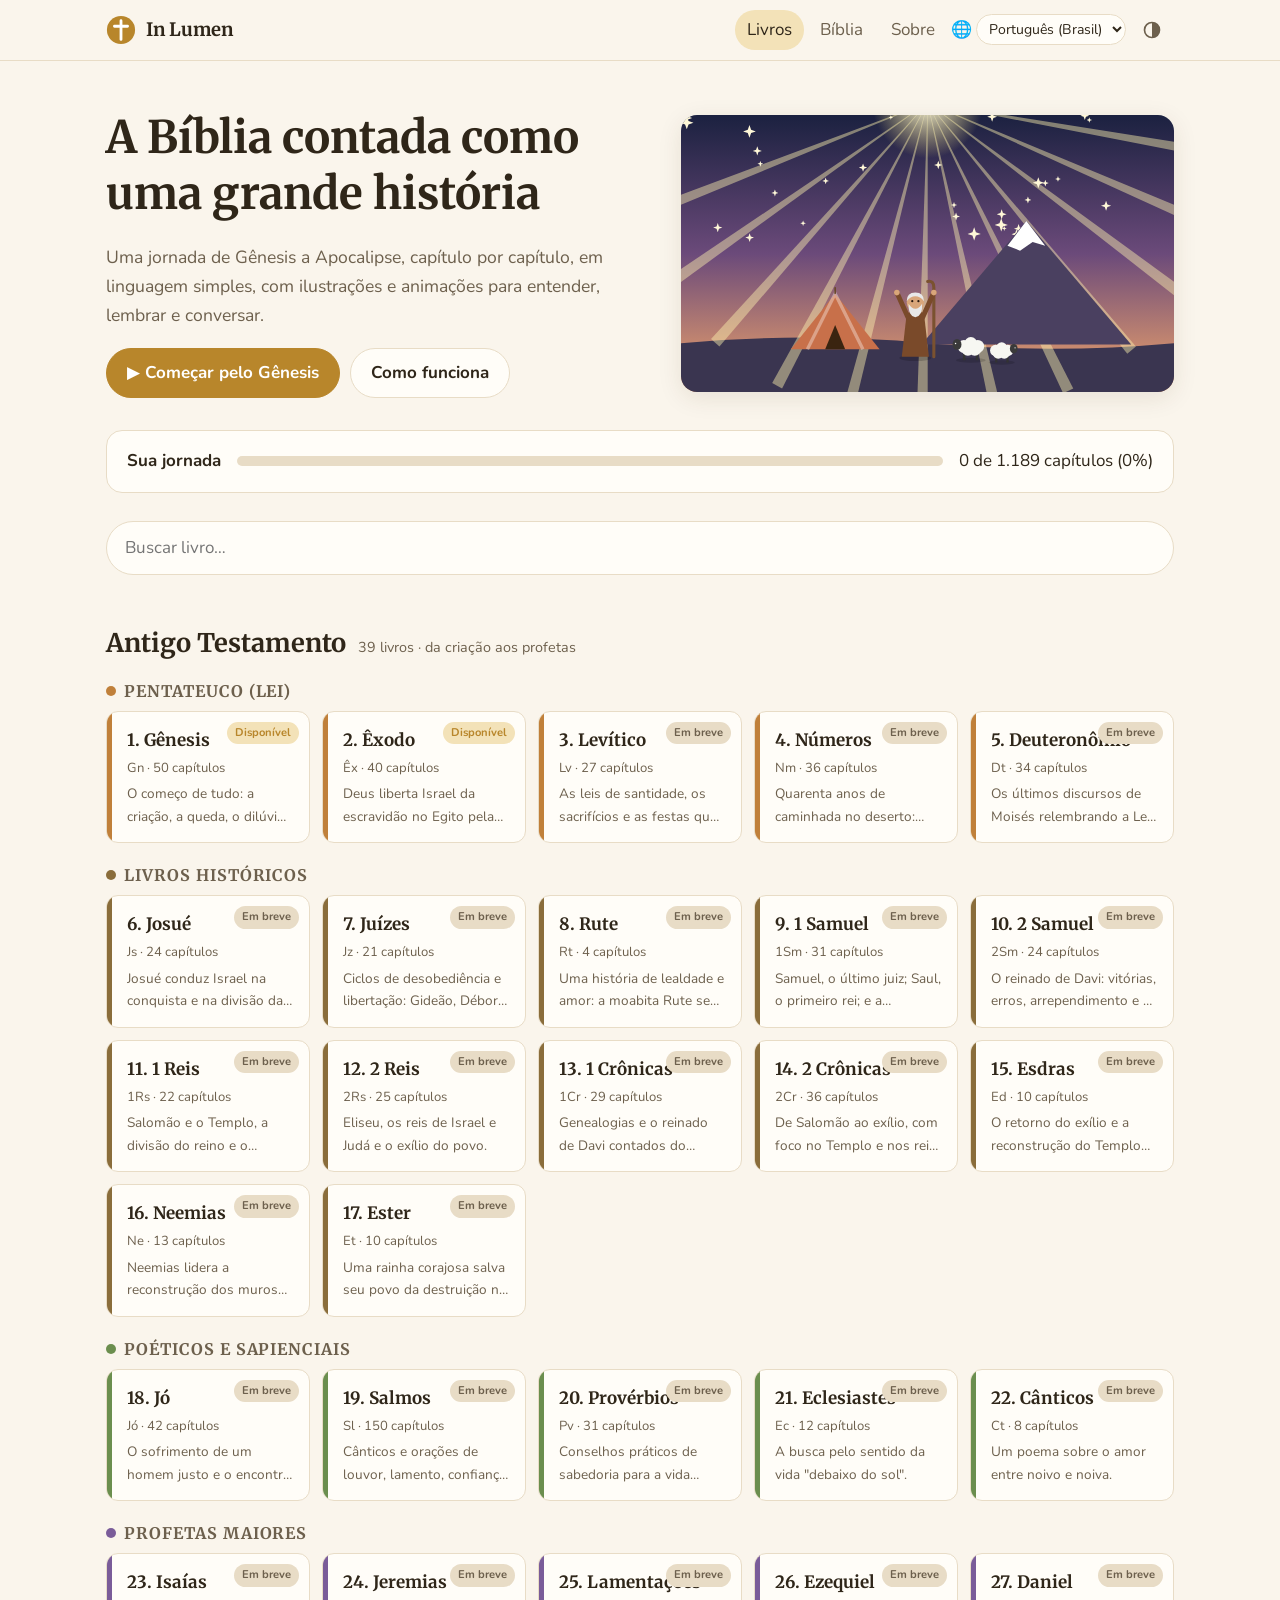
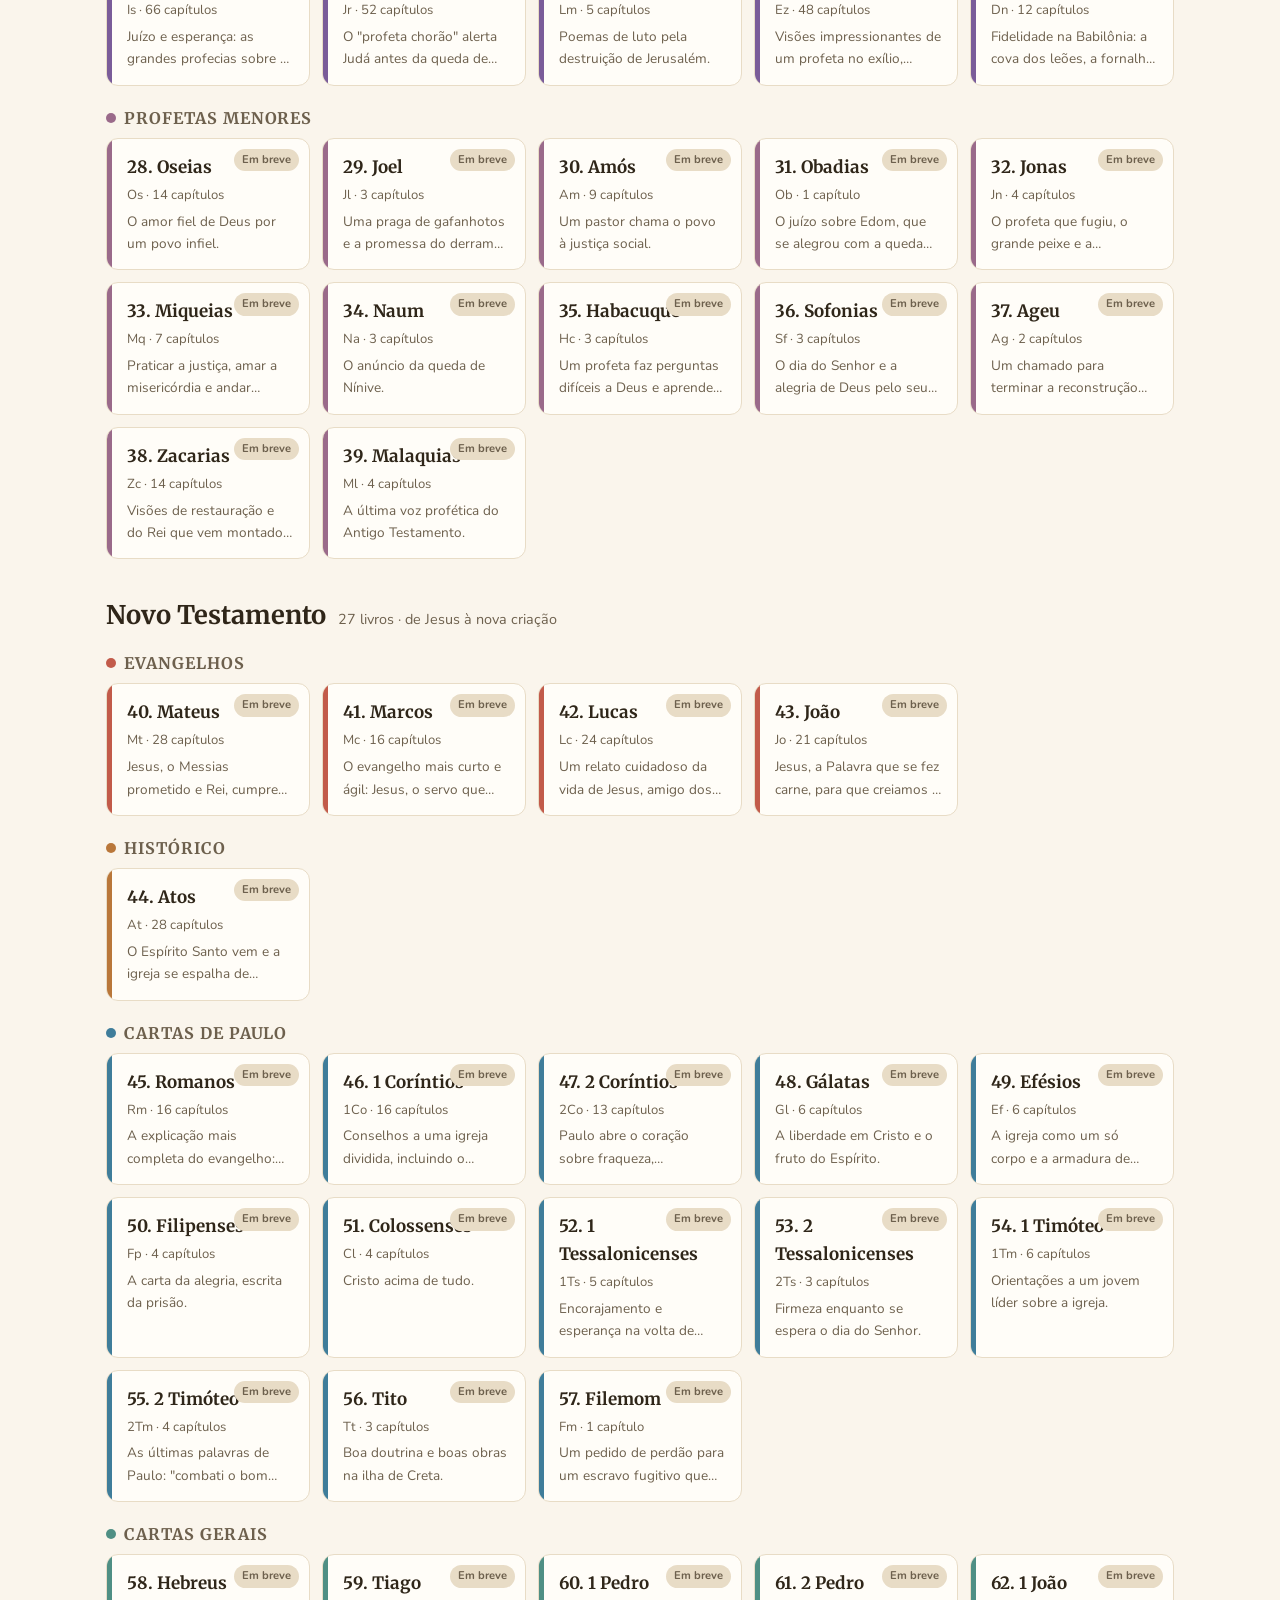
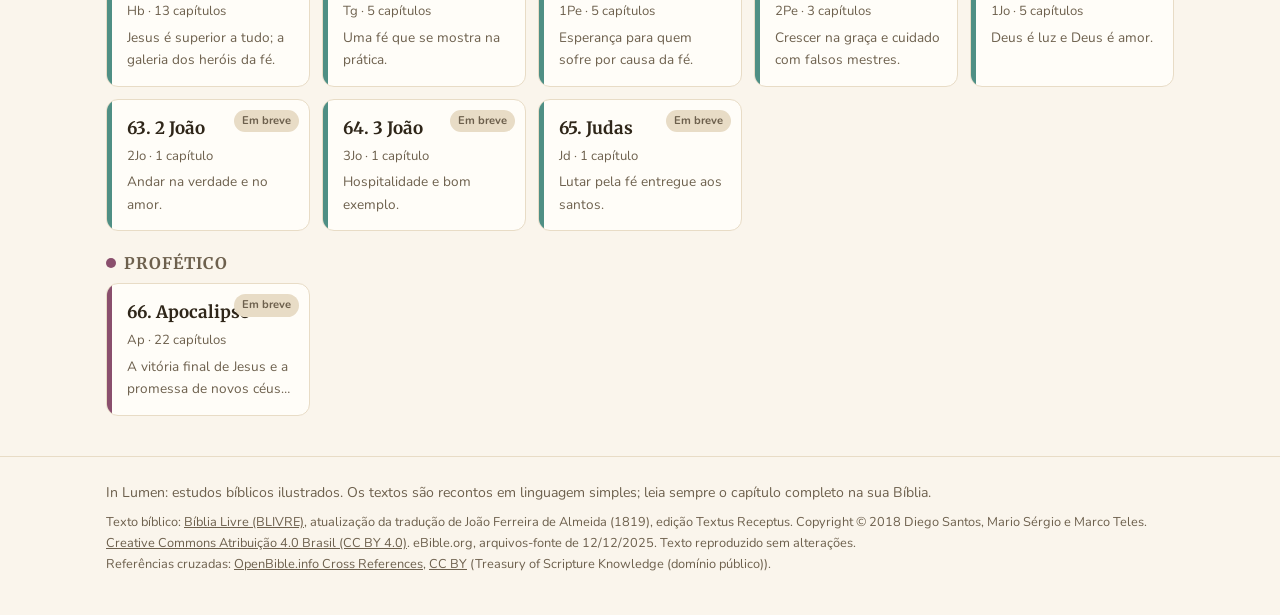
<file: index.html>
<!doctype html>
<html lang="pt-BR" dir="ltr">
<head>
  <meta charset="utf-8">
  <meta name="viewport" content="width=device-width, initial-scale=1">
  <title>In Lumen · Estudos Bíblicos Ilustrados</title>
  <meta name="description" content="A Bíblia de Gênesis a Apocalipse, capítulo por capítulo, contada em linguagem simples com ilustrações e animações.">
  <link rel="preconnect" href="https://fonts.googleapis.com">
  <link rel="preconnect" href="https://fonts.gstatic.com" crossorigin>
  <link href="https://fonts.googleapis.com/css2?family=Merriweather:wght@400;700&family=Nunito:wght@400;700;800&display=swap" rel="stylesheet">
  <link rel="stylesheet" href="css/estilo.css">
  <link rel="icon" href="data:image/svg+xml,%3Csvg xmlns='http://www.w3.org/2000/svg' viewBox='0 0 32 32'%3E%3Ccircle cx='16' cy='16' r='15' fill='%23b8862b'/%3E%3Cpath d='M16 6v20M9 12h14' stroke='%23fff' stroke-width='3' stroke-linecap='round'/%3E%3C/svg%3E">
</head>
<body>
  <header class="topo">
    <div class="container">
      <a class="marca" href="#/">
        <svg viewBox="0 0 32 32" aria-hidden="true"><circle cx="16" cy="16" r="15" fill="#b8862b"/><path d="M16 6v20M9 12h14" stroke="#fff" stroke-width="3" stroke-linecap="round"/></svg>
        In Lumen
      </a>
      <nav>
        <a href="#/" class="esconder-mobile" data-i18n="nav.livros">Livros</a>
        <a href="#/biblia" data-i18n="nav.biblia">Bíblia</a>
        <a href="#/sobre" class="esconder-mobile" data-i18n="nav.sobre">Sobre</a>
        <label class="seletor-idioma"><span aria-hidden="true">🌐</span>
          <select id="idioma" data-i18n-attr="aria-label:nav.idioma;title:nav.idioma" aria-label="Idioma"></select>
        </label>
        <button class="botao-icone" id="alternar-tema" data-i18n-attr="aria-label:nav.tema;title:nav.tema" aria-label="Alternar tema claro/escuro"><svg viewBox="0 0 24 24" width="20" height="20" aria-hidden="true"><circle cx="12" cy="12" r="9" fill="none" stroke="currentColor" stroke-width="2"/><path d="M12 3a9 9 0 0 1 0 18Z" fill="currentColor"/></svg></button>
      </nav>
    </div>
  </header>

  <main id="app" tabindex="-1"><div class="container vazio-msg" data-i18n="carregando">Carregando…</div></main>

  <footer class="rodape">
    <div class="container" data-i18n="rodape">In Lumen: estudos bíblicos ilustrados. Os textos são recontos em linguagem simples; leia sempre o capítulo completo na sua Bíblia.</div>
    <div class="container credito-biblia" id="credito-biblia" lang="pt-BR" dir="ltr"></div>
  </footer>

  <script src="js/i18n.js"></script>
  <script src="js/livros.js"></script>
  <script src="js/versiculos.js"></script>
  <script src="js/biblia-texto.js"></script>
  <script src="js/ilustracoes.js"></script>
  <script src="js/app.js"></script>
</body>
</html>
</file>
<file: css/estilo.css>
:root {
  --fundo: #faf5ec;
  --papel: #fffdf8;
  --tinta: #2f2619;
  --suave: #6d604d;
  --linha: #e8dcc6;
  --ouro: #b8862b;
  --ouro-claro: #f3e2b8;
  --at: #a0682c;
  --nt: #3f6f9a;
  --sombra: 0 6px 24px rgba(70, 50, 20, .10);
  --raio: 16px;
  color-scheme: light;
}
@media (prefers-color-scheme: dark) {
  :root:not([data-tema="claro"]) {
    --fundo: #17140f; --papel: #211d16; --tinta: #efe6d4; --suave: #b3a68e; --linha: #3a3328;
    --ouro: #e0b558; --ouro-claro: #3a3020; --sombra: 0 6px 24px rgba(0, 0, 0, .4); color-scheme: dark;
  }
}
:root[data-tema="escuro"] {
  --fundo: #17140f; --papel: #211d16; --tinta: #efe6d4; --suave: #b3a68e; --linha: #3a3328;
  --ouro: #e0b558; --ouro-claro: #3a3020; --sombra: 0 6px 24px rgba(0, 0, 0, .4); color-scheme: dark;
}

* { box-sizing: border-box; }
html { scroll-behavior: smooth; }
body {
  margin: 0; background: var(--fundo); color: var(--tinta);
  font-family: Nunito, system-ui, -apple-system, "Segoe UI", sans-serif; font-size: 17px; line-height: 1.65;
}
h1, h2, h3 { font-family: Merriweather, Georgia, serif; line-height: 1.25; margin: 0 0 .5em; }
a { color: inherit; }
button { font: inherit; }
.container { max-width: 1100px; margin: 0 auto; padding: 0 16px; }

/* ---------- topo ---------- */
.topo { position: sticky; top: 0; z-index: 10; background: color-mix(in srgb, var(--fundo) 88%, transparent); backdrop-filter: blur(8px); border-bottom: 1px solid var(--linha); }
.topo .container { display: flex; align-items: center; gap: 12px; height: 60px; }
.marca { white-space: nowrap; flex: none; display: flex; align-items: center; gap: 10px; text-decoration: none; font-family: Merriweather, Georgia, serif; font-weight: 700; font-size: 1.15rem; }
.marca svg { width: 30px; height: 30px; }
.topo nav { margin-inline-start: auto; display: flex; gap: 4px; align-items: center; }
.topo nav a, .botao-icone { display: inline-flex; align-items: center; text-decoration: none; padding: 6px 12px; border-radius: 999px; color: var(--suave); background: none; border: 0; cursor: pointer; }
.topo nav a:hover, .botao-icone:hover { background: var(--ouro-claro); color: var(--tinta); }

.seletor-idioma { display: inline-flex; align-items: center; gap: 4px; color: var(--suave); }
.seletor-idioma select { font: inherit; font-size: .88rem; color: var(--tinta); background: var(--papel); border: 1px solid var(--linha); border-radius: 999px; padding: 4px 8px; max-width: 150px; cursor: pointer; }
.aviso { margin: 10px 0 16px; padding: 10px 16px; border-radius: 12px; background: var(--ouro-claro); border: 1px solid var(--linha); font-size: .92rem; }
:lang(zh), :lang(ja) { line-break: strict; }
[dir="rtl"] body { font-family: "Noto Naskh Arabic", Tahoma, Nunito, system-ui, sans-serif; }

.texto-biblico { margin-top: 12px; font-size: .95rem; }
.texto-biblico summary { cursor: pointer; color: var(--ouro); font-weight: 700; list-style: none; display: inline-flex; gap: 6px; }
.texto-biblico summary::-webkit-details-marker { display: none; }
.texto-biblico summary::after { content: "▾"; transition: transform .2s; }
.texto-biblico[open] summary::after { transform: rotate(180deg); }
.texto-biblico .versiculos { margin-top: 10px; padding: 14px 18px; border-inline-start: 4px solid var(--ouro); background: var(--fundo); border-radius: 8px; }
blockquote { margin: 0; font-family: Merriweather, Georgia, serif; font-size: .98rem; line-height: 1.75; }
blockquote sup { color: var(--ouro); font-family: Nunito, sans-serif; font-weight: 800; font-size: .68em; margin-inline-end: 2px; }
.acrescimo { color: var(--suave); }
cite { display: block; margin-top: 8px; font-style: normal; font-size: .82rem; color: var(--suave); }
cite abbr { text-decoration: none; border-bottom: 1px dotted; cursor: help; }
.bloco-versiculo blockquote { font-size: 1.02rem; }
.carregando-biblia, .erro-biblia { color: var(--suave); font-style: italic; margin: 0; }
.credito-biblia { font-size: .8rem; margin-top: 8px; }
.credito-biblia a { color: inherit; }

/* ---------- leitor da Bíblia ---------- */
.topo nav a.ativo { color: var(--tinta); background: var(--ouro-claro); }
.intro-leitor { color: var(--suave); max-width: 760px; }
.grade-biblia { display: flex; flex-wrap: wrap; gap: 8px; }
.livro-biblia { padding: 6px 14px; border-radius: 999px; background: var(--papel); border: 1px solid var(--linha); border-inline-start: 4px solid var(--cor); text-decoration: none; font-size: .95rem; }
.livro-biblia:hover { border-color: var(--ouro); }
.grade-num { display: grid; grid-template-columns: repeat(auto-fill, minmax(52px, 1fr)); gap: 8px; margin: 18px 0 40px; }
.grade-num a { display: grid; place-items: center; height: 48px; border-radius: 10px; background: var(--papel); border: 1px solid var(--linha); text-decoration: none; font-weight: 700; }
.grade-num a:hover { border-color: var(--ouro); }
.grade-num a.com-historia { background: var(--ouro-claro); color: var(--ouro); border-color: var(--ouro); }
.leitor h1 .sigla { font-family: Nunito, sans-serif; font-size: .9rem; color: var(--suave); font-weight: 700; }
.texto-leitor { background: var(--papel); border: 1px solid var(--linha); border-radius: var(--raio); padding: 22px 26px; font-family: Merriweather, Georgia, serif; font-size: 1.05rem; line-height: 1.85; }
.verso { margin: 0 0 6px; padding: 2px 8px; border-radius: 6px; scroll-margin-top: 90px; transition: background .4s; }
.verso.com-historia { border-inline-start: 3px solid var(--ouro-claro); }
.verso.destaque { background: var(--ouro-claro); border-inline-start-color: var(--ouro); }
.num-verso { color: var(--ouro); font-family: Nunito, sans-serif; font-weight: 800; font-size: .75em; text-decoration: none; vertical-align: super; }
.btn-refs { font: 700 .72rem Nunito, sans-serif; color: var(--suave); background: var(--fundo); border: 1px solid var(--linha); border-radius: 999px; padding: 0 8px; margin-inline-start: 4px; cursor: pointer; vertical-align: middle; }
.btn-refs[aria-expanded="true"], .btn-refs:hover { color: var(--ouro); border-color: var(--ouro); }
.refs-verso { margin: 0 0 12px; margin-inline-start: 22px; padding: 10px 14px; background: var(--fundo); border-radius: 10px; font-size: .88rem; line-height: 1.6; }
.refs-verso ul { margin: 0; padding-inline-start: 18px; }
.refs-verso li { margin-bottom: 4px; }
.refs-verso a { color: var(--ouro); font-family: Nunito, sans-serif; font-weight: 700; text-decoration: none; }
.marco-historia { display: inline-block; margin: 14px 0 6px; padding: 4px 12px; border-radius: 999px; background: var(--ouro); color: #fff; font: 700 .82rem Nunito, sans-serif; text-decoration: none; }
.marco-historia:hover { filter: brightness(1.08); }
.veja-tambem { margin-top: 12px; display: flex; flex-wrap: wrap; gap: 6px; align-items: center; font-size: .9rem; }
.rotulo-veja { color: var(--suave); font-weight: 700; }
.chips { display: contents; }
.chip-ref { padding: 2px 10px; border-radius: 999px; background: var(--fundo); border: 1px solid var(--linha); text-decoration: none; color: var(--tinta); font-size: .85rem; }
.chip-ref:hover { border-color: var(--ouro); color: var(--ouro); }
.abrir-leitor { display: inline-block; margin-top: 10px; color: var(--ouro); font-weight: 700; font-size: .88rem; text-decoration: none; }
.abrir-leitor:hover { text-decoration: underline; }
.leitor .navegacao-cap { margin: 12px 0 20px; }
.leitor .credito-biblia { color: var(--suave); margin-bottom: 40px; }
.acoes-cap { display: flex; gap: 12px; align-items: center; flex-wrap: wrap; }
.botao-leve { padding: 6px 14px; font-size: .88rem; }

/* ---------- home ---------- */
.hero { padding: 48px 0 24px; display: grid; grid-template-columns: 1.1fr 1fr; gap: 32px; align-items: center; }
.hero h1 { font-size: clamp(1.9rem, 4vw, 2.8rem); }
.hero p { color: var(--suave); font-size: 1.1rem; }
.hero .palco-mini { border-radius: var(--raio); overflow: hidden; box-shadow: var(--sombra); aspect-ratio: 16/9; }
.hero .palco-mini svg { width: 100%; height: 100%; display: block; }
.acoes { display: flex; gap: 10px; flex-wrap: wrap; margin-top: 18px; }
.botao { display: inline-flex; align-items: center; gap: 8px; padding: 10px 20px; border-radius: 999px; border: 1px solid var(--linha); background: var(--papel); color: var(--tinta); text-decoration: none; cursor: pointer; font-weight: 700; }
.botao:hover { border-color: var(--ouro); }
.botao.primario { background: var(--ouro); border-color: var(--ouro); color: #fff; }
.botao.primario:hover { filter: brightness(1.08); }
.botao:disabled { opacity: .4; cursor: default; }

.progresso-geral { margin: 8px 0 28px; padding: 16px 20px; background: var(--papel); border: 1px solid var(--linha); border-radius: var(--raio); display: flex; gap: 16px; align-items: center; flex-wrap: wrap; }
.barra { flex: 1; min-width: 160px; height: 10px; background: var(--linha); border-radius: 99px; overflow: hidden; }
.barra > span { display: block; height: 100%; background: linear-gradient(90deg, var(--ouro), #e8b84a); border-radius: 99px; transition: width .6s; }

.busca { width: 100%; padding: 12px 18px; border-radius: 999px; border: 1px solid var(--linha); background: var(--papel); color: var(--tinta); font: inherit; margin-bottom: 24px; }
.testamento { margin: 28px 0 40px; }
.testamento > h2 { font-size: 1.6rem; display: flex; align-items: baseline; gap: 12px; }
.testamento > h2 small { font-family: Nunito, sans-serif; font-size: .9rem; color: var(--suave); font-weight: 400; }
.secao h3 { font-size: 1rem; text-transform: uppercase; letter-spacing: .06em; color: var(--suave); margin: 22px 0 10px; display: flex; align-items: center; gap: 8px; }
.secao h3::before { content: ""; width: 10px; height: 10px; border-radius: 50%; background: var(--cor); }
.grade-livros { display: grid; grid-template-columns: repeat(auto-fill, minmax(200px, 1fr)); gap: 12px; }
.cartao-livro { position: relative; display: flex; flex-direction: column; gap: 4px; padding-block: 14px; padding-inline: 20px 16px; border-radius: 12px; background: var(--papel); border: 1px solid var(--linha); text-decoration: none; transition: transform .15s, box-shadow .15s; overflow: hidden; }
.cartao-livro::before { content: ""; position: absolute; inset-inline-start: 0; top: 0; bottom: 0; width: 5px; background: var(--cor); }
.cartao-livro:hover { transform: translateY(-2px); box-shadow: var(--sombra); }
.cartao-livro .nome { font-family: Merriweather, Georgia, serif; font-weight: 700; }
.cartao-livro .meta { font-size: .82rem; color: var(--suave); }
.cartao-livro .resumo { font-size: .85rem; color: var(--suave); display: -webkit-box; -webkit-line-clamp: 2; -webkit-box-orient: vertical; overflow: hidden; }
.selo { position: absolute; top: 10px; inset-inline-end: 10px; font-size: .7rem; font-weight: 700; padding: 2px 8px; border-radius: 99px; background: var(--ouro-claro); color: var(--ouro); }
.selo.breve { background: var(--linha); color: var(--suave); }
.mini-barra { height: 4px; background: var(--linha); border-radius: 99px; overflow: hidden; margin-top: 6px; }
.mini-barra span { display: block; height: 100%; background: var(--ouro); }

/* ---------- livro ---------- */
.migalhas { font-size: .9rem; color: var(--suave); margin: 22px 0 8px; }
.migalhas a { text-decoration: none; }
.migalhas a:hover { text-decoration: underline; }
.cabecalho-livro { display: grid; grid-template-columns: 1fr 1fr; gap: 28px; align-items: center; margin-bottom: 26px; }
.cabecalho-livro .palco-mini { border-radius: var(--raio); overflow: hidden; aspect-ratio: 16/9; box-shadow: var(--sombra); }
.cabecalho-livro .palco-mini svg { width: 100%; height: 100%; display: block; }
.fichas { display: flex; flex-wrap: wrap; gap: 8px; margin: 12px 0; }
.ficha { font-size: .85rem; padding: 4px 12px; border-radius: 99px; background: var(--papel); border: 1px solid var(--linha); }
.grade-caps { display: grid; grid-template-columns: repeat(auto-fill, minmax(230px, 1fr)); gap: 10px; margin-bottom: 40px; }
.cartao-cap { display: flex; gap: 12px; align-items: center; padding: 10px 14px; border-radius: 12px; background: var(--papel); border: 1px solid var(--linha); text-decoration: none; transition: border-color .15s; }
.cartao-cap:hover { border-color: var(--ouro); }
.cartao-cap .num { flex: none; width: 38px; height: 38px; display: grid; place-items: center; border-radius: 50%; background: var(--ouro-claro); color: var(--ouro); font-weight: 800; }
.cartao-cap.lido .num { background: var(--ouro); color: #fff; }
.cartao-cap .tit { font-size: .92rem; line-height: 1.3; }
.cartao-cap.vazio { opacity: .55; }
.partes { margin: 8px 0 18px; }
.partes h3 { font-size: 1.05rem; margin-top: 18px; }

/* ---------- capítulo ---------- */
.capitulo-topo { display: flex; justify-content: space-between; align-items: flex-end; gap: 16px; flex-wrap: wrap; margin-bottom: 14px; }
.capitulo-topo h1 { font-size: clamp(1.5rem, 3.4vw, 2.2rem); margin: 0; }
.capitulo-topo .ref { color: var(--suave); font-size: .95rem; }
.palco { position: relative; border-radius: var(--raio); overflow: hidden; box-shadow: var(--sombra); aspect-ratio: 16/9; background: #000; }
.palco .quadro { position: absolute; inset: 0; opacity: 0; transition: opacity .7s ease; }
.palco .quadro.ativo { opacity: 1; }
.palco svg { width: 100%; height: 100%; display: block; }
.palco .contador { position: absolute; top: 12px; inset-inline-end: 12px; background: rgba(0, 0, 0, .45); color: #fff; font-size: .8rem; font-weight: 700; padding: 4px 10px; border-radius: 99px; }
.narracao { background: var(--papel); border: 1px solid var(--linha); border-radius: var(--raio); padding: 20px 24px; margin-top: 14px; min-height: 120px; font-size: 1.12rem; }
.narracao > p { margin: 0; animation: aparecer .6s ease; }
.narracao .ref-cena { display: block; margin-top: 10px; font-size: .82rem; color: var(--suave); }
.controles { display: flex; align-items: center; gap: 10px; margin: 14px 0 28px; flex-wrap: wrap; }
.pontos { display: flex; gap: 6px; margin: 0 auto; }
.pontos button { width: 11px; height: 11px; padding: 0; border-radius: 50%; border: 0; background: var(--linha); cursor: pointer; }
.pontos button.ativo { background: var(--ouro); transform: scale(1.25); }
.blocos { display: grid; grid-template-columns: repeat(auto-fit, minmax(280px, 1fr)); gap: 14px; margin-bottom: 26px; }
.bloco { background: var(--papel); border: 1px solid var(--linha); border-radius: var(--raio); padding: 18px 22px; }
.bloco h3 { font-size: 1.02rem; display: flex; gap: 8px; align-items: center; }
.bloco p { margin: 0; }
.bloco ul { margin: 0; padding-inline-start: 20px; }
.navegacao-cap { display: flex; justify-content: space-between; gap: 10px; margin: 10px 0 50px; flex-wrap: wrap; }
.marcar { display: inline-flex; align-items: center; gap: 8px; cursor: pointer; }

.vazio-msg { text-align: center; padding: 50px 20px; color: var(--suave); }
.rodape { border-top: 1px solid var(--linha); padding: 24px 0 40px; color: var(--suave); font-size: .88rem; }

@keyframes aparecer { from { opacity: 0; transform: translateY(6px); } to { opacity: 1; transform: none; } }

/* ---------- animações das ilustrações ---------- */
.cena-svg g[class^="a-"], .cena-svg path[class^="a-"], .cena-svg line[class^="a-"] { transform-box: fill-box; transform-origin: center; }
.a-flutuar { animation: flutuar 4s ease-in-out infinite; }
.a-brilhar { animation: brilhar 3s ease-in-out infinite; }
.a-balancar { animation: balancar 4s ease-in-out infinite; transform-origin: center bottom !important; }
.a-surgir { animation: surgir 1.2s cubic-bezier(.2, .9, .3, 1.2) both; }
.a-cair { animation: cair .9s linear infinite; }
.a-nadar { animation: nadar 6s ease-in-out infinite; }
.a-voar { animation: voar 7s ease-in-out infinite; }
.a-bater { animation: bater .5s ease-in-out infinite; }
.a-pulsar { animation: pulsar 2s ease-in-out infinite; }
.a-girar { animation: girar 3s ease-in-out infinite; }
.a-andar { animation: andar 5s ease-in-out infinite; }
.a-tremer { animation: tremer .35s ease-in-out infinite alternate; transform-origin: center bottom !important; }
.a-piscar { animation: piscar 2.4s ease-in-out infinite; }
.a-cair-lento { animation: cair-lento 3.5s ease-in infinite; }
.a-subir { animation: subir 5s ease-in-out infinite; }

@keyframes flutuar { 0%, 100% { transform: translateY(0); } 50% { transform: translateY(-10px); } }
@keyframes brilhar { 0%, 100% { opacity: .75; } 50% { opacity: 1; } }
@keyframes balancar { 0%, 100% { transform: rotate(-2deg); } 50% { transform: rotate(2deg); } }
@keyframes surgir { from { opacity: 0; transform: scale(.6); } to { opacity: 1; transform: scale(1); } }
@keyframes cair { from { transform: translate(0, -40px); opacity: 0; } 20% { opacity: 1; } to { transform: translate(-10px, 60px); opacity: 0; } }
@keyframes nadar { 0%, 100% { transform: translateX(-14px); } 50% { transform: translateX(14px); } }
@keyframes voar { 0%, 100% { transform: translate(-30px, 0); } 50% { transform: translate(30px, -14px); } }
@keyframes bater { 0%, 100% { transform: scaleY(1); } 50% { transform: scaleY(.55); } }
@keyframes pulsar { 0%, 100% { transform: scale(1); } 50% { transform: scale(1.08); } }
@keyframes girar { 0%, 100% { transform: rotate(-12deg); } 50% { transform: rotate(12deg); } }
@keyframes andar { 0%, 100% { transform: translateX(-20px); } 25% { transform: translate(-10px, -3px); } 50% { transform: translateX(20px); } 75% { transform: translate(10px, -3px); } }
@keyframes tremer { from { transform: scale(1, 1) skewX(-2deg); } to { transform: scale(1.05, 1.1) skewX(2deg); } }
@keyframes piscar { 0%, 100% { opacity: .3; } 50% { opacity: 1; } }
@keyframes cair-lento { 0% { transform: translateY(-40px); opacity: 0; } 30% { opacity: 1; } 100% { transform: translateY(80px); opacity: 0; } }
@keyframes subir { 0%, 100% { transform: translateY(0); opacity: 1; } 50% { transform: translateY(-40px); opacity: .7; } }

@media (prefers-reduced-motion: reduce) {
  .cena-svg *, .narracao p { animation: none !important; }
  .palco .quadro { transition: none; }
}

@media (max-width: 760px) {
  body { font-size: 16px; }
  .hero, .cabecalho-livro { grid-template-columns: 1fr; padding-top: 24px; }
  .topo .container { gap: 6px; }
  .marca { font-size: 1rem; }
  .topo nav a { padding: 6px 8px; }
  .seletor-idioma select { max-width: 112px; }
  .seletor-idioma > span { display: none; }
  .topo nav a.esconder-mobile { display: none; }
  .narracao { padding: 16px 18px; font-size: 1.04rem; }
  .texto-leitor { padding: 16px 14px; font-size: 1rem; }
  .pontos { order: 3; width: 100%; justify-content: center; }
}
</file>
